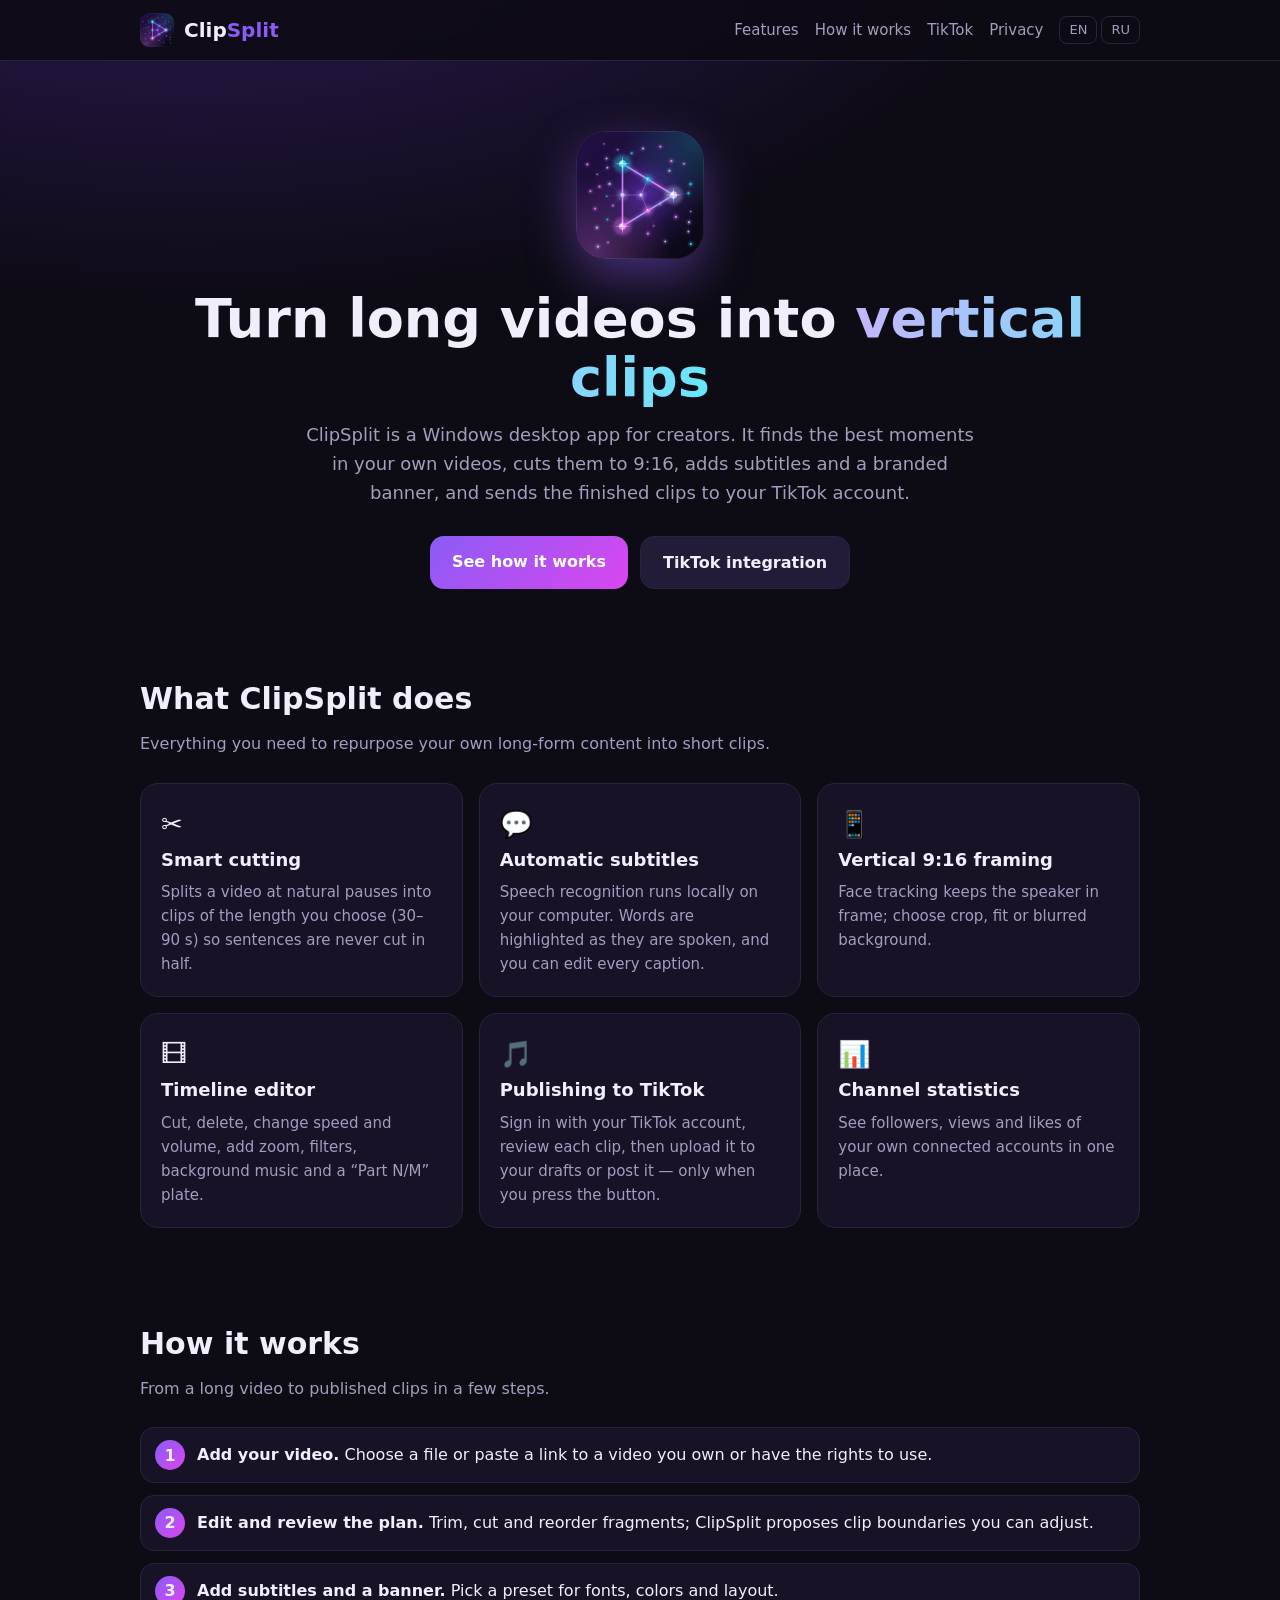
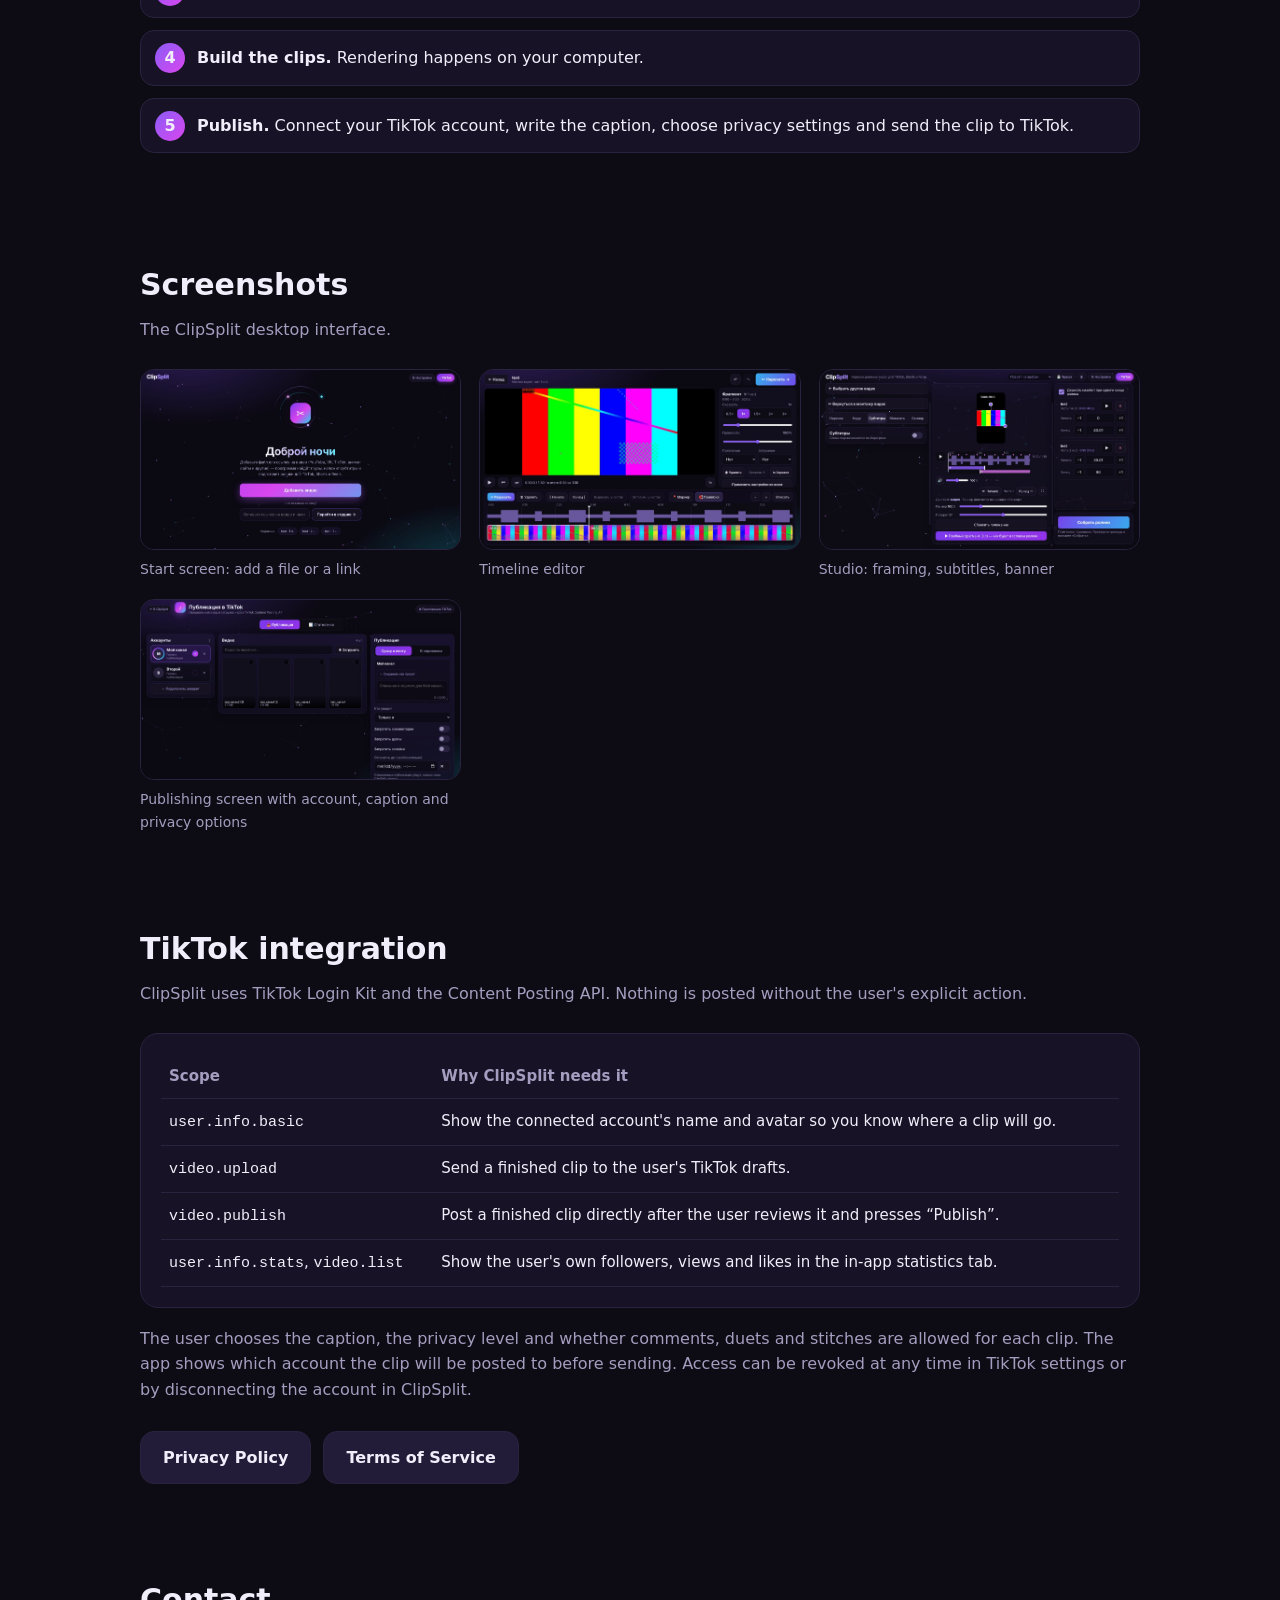
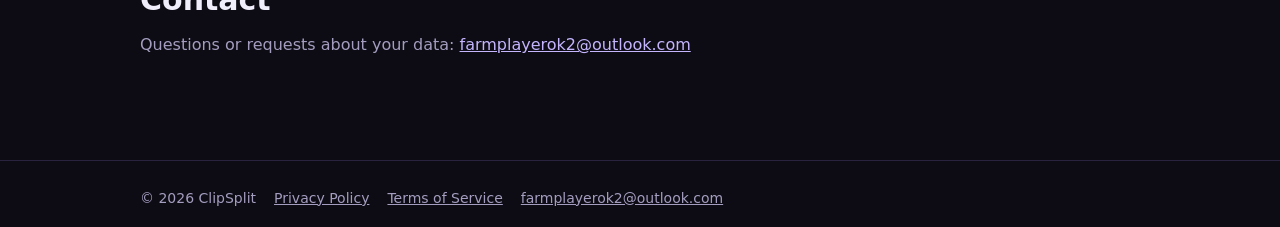
<file: index.html>
<!doctype html>
<html lang="en" data-l="en"><head><meta charset="utf-8">
<meta name="viewport" content="width=device-width,initial-scale=1">
<title>ClipSplit — turn long videos into vertical clips for TikTok</title>
<meta name="description" content="ClipSplit is a desktop app that cuts long videos into vertical clips with subtitles and publishes them to TikTok through the official Content Posting API.">
<link rel="icon" href="favicon.ico" sizes="any">
<link rel="icon" type="image/png" sizes="32x32" href="favicon-32.png">
<link rel="icon" type="image/png" sizes="192x192" href="favicon-192.png">
<link rel="apple-touch-icon" href="apple-touch-icon.png">
<meta name="theme-color" content="#0d0b14">
<meta property="og:title" content="ClipSplit — turn long videos into vertical clips for TikTok"><meta property="og:description" content="ClipSplit is a desktop app that cuts long videos into vertical clips with subtitles and publishes them to TikTok through the official Content Posting API."><meta property="og:image" content="icon-512.png">
<link rel="stylesheet" href="style.css">
<script src="lang.js"></script></head><body>
<header><div class="wrap"><a class="brand" href="./"><img src="favicon-192.png" alt="ClipSplit logo" width="34" height="34"><b class="bt">Clip<span>Split</span></b></a>
<nav><a class="h" href="./#features"><span lang="en">Features</span><span lang="ru">Возможности</span></a><a class="h" href="./#how"><span lang="en">How it works</span><span lang="ru">Как работает</span></a><a class="h" href="./#tiktok">TikTok</a><a class="h" href="privacy.html"><span lang="en">Privacy</span><span lang="ru">Конфиденциальность</span></a><div class="lg"><button data-l="en">EN</button><button data-l="ru">RU</button></div></nav></div></header>

<main>
<div class="wrap hero">
<img class="ic" src="icon-512.png" alt="ClipSplit app icon" width="128" height="128">
<h1><span lang="en">Turn long videos into <em>vertical clips</em></span><span lang="ru">Превращайте длинные видео в <em>вертикальные ролики</em></span></h1>
<p class="lead"><span lang="en">ClipSplit is a Windows desktop app for creators. It finds the best moments in your own videos, cuts them to 9:16, adds subtitles and a branded banner, and sends the finished clips to your TikTok account.</span><span lang="ru">ClipSplit — программа для Windows для авторов видео. Она находит лучшие моменты в ваших видео, нарезает их в формате 9:16, добавляет субтитры и баннер и отправляет готовые ролики в ваш аккаунт TikTok.</span></p>
<div class="btns"><a class="btn" href="#how"><span lang="en">See how it works</span><span lang="ru">Как это работает</span></a><a class="btn s" href="#tiktok"><span lang="en">TikTok integration</span><span lang="ru">Работа с TikTok</span></a></div>
</div>

<section id="features"><div class="wrap">
<h2><span lang="en">What ClipSplit does</span><span lang="ru">Что умеет ClipSplit</span></h2>
<p class="sub"><span lang="en">Everything you need to repurpose your own long-form content into short clips.</span><span lang="ru">Всё, чтобы превратить ваш длинный контент в короткие ролики.</span></p>
<div class="grid">
<div class="card"><div class="n">✂️</div><h3><span lang="en">Smart cutting</span><span lang="ru">Умная нарезка</span></h3><p><span lang="en">Splits a video at natural pauses into clips of the length you choose (30–90 s) so sentences are never cut in half.</span><span lang="ru">Режет видео по естественным паузам на ролики нужной длины (30–90 с), не обрывая фразы.</span></p></div>
<div class="card"><div class="n">💬</div><h3><span lang="en">Automatic subtitles</span><span lang="ru">Автоматические субтитры</span></h3><p><span lang="en">Speech recognition runs locally on your computer. Words are highlighted as they are spoken, and you can edit every caption.</span><span lang="ru">Распознавание речи работает на вашем компьютере. Слова подсвечиваются по мере речи, каждую подпись можно править.</span></p></div>
<div class="card"><div class="n">📱</div><h3><span lang="en">Vertical 9:16 framing</span><span lang="ru">Вертикальный кадр 9:16</span></h3><p><span lang="en">Face tracking keeps the speaker in frame; choose crop, fit or blurred background.</span><span lang="ru">Слежение за лицом держит говорящего в кадре; обрезка, вписывание или размытый фон.</span></p></div>
<div class="card"><div class="n">🎞</div><h3><span lang="en">Timeline editor</span><span lang="ru">Монтаж на таймлайне</span></h3><p><span lang="en">Cut, delete, change speed and volume, add zoom, filters, background music and a “Part N/M” plate.</span><span lang="ru">Разрезание, удаление, скорость и громкость, зум, фильтры, фоновая музыка и плашка «Часть N/M».</span></p></div>
<div class="card"><div class="n">🎵</div><h3><span lang="en">Publishing to TikTok</span><span lang="ru">Публикация в TikTok</span></h3><p><span lang="en">Sign in with your TikTok account, review each clip, then upload it to your drafts or post it — only when you press the button.</span><span lang="ru">Войдите через аккаунт TikTok, проверьте каждый ролик и отправьте в черновики или опубликуйте — только по вашей кнопке.</span></p></div>
<div class="card"><div class="n">📊</div><h3><span lang="en">Channel statistics</span><span lang="ru">Статистика канала</span></h3><p><span lang="en">See followers, views and likes of your own connected accounts in one place.</span><span lang="ru">Подписчики, просмотры и лайки ваших подключённых аккаунтов в одном месте.</span></p></div>
</div></div></section>

<section id="how"><div class="wrap">
<h2><span lang="en">How it works</span><span lang="ru">Как это работает</span></h2>
<p class="sub"><span lang="en">From a long video to published clips in a few steps.</span><span lang="ru">От длинного видео до опубликованных роликов за несколько шагов.</span></p>
<ol class="steps">
<li><span lang="en"><b>Add your video.</b> Choose a file or paste a link to a video you own or have the rights to use.</span><span lang="ru"><b>Добавьте видео.</b> Выберите файл или вставьте ссылку на видео, на которое у вас есть права.</span></li>
<li><span lang="en"><b>Edit and review the plan.</b> Trim, cut and reorder fragments; ClipSplit proposes clip boundaries you can adjust.</span><span lang="ru"><b>Смонтируйте и проверьте план.</b> Обрежьте и порежьте фрагменты; ClipSplit предлагает границы роликов, их можно поправить.</span></li>
<li><span lang="en"><b>Add subtitles and a banner.</b> Pick a preset for fonts, colors and layout.</span><span lang="ru"><b>Добавьте субтитры и баннер.</b> Выберите пресет шрифтов, цветов и расположения.</span></li>
<li><span lang="en"><b>Build the clips.</b> Rendering happens on your computer.</span><span lang="ru"><b>Соберите ролики.</b> Рендер идёт на вашем компьютере.</span></li>
<li><span lang="en"><b>Publish.</b> Connect your TikTok account, write the caption, choose privacy settings and send the clip to TikTok.</span><span lang="ru"><b>Опубликуйте.</b> Подключите аккаунт TikTok, напишите описание, выберите приватность и отправьте ролик.</span></li>
</ol></div></section>

<section id="screens"><div class="wrap">
<h2><span lang="en">Screenshots</span><span lang="ru">Скриншоты</span></h2><p class="sub"><span lang="en">The ClipSplit desktop interface.</span><span lang="ru">Интерфейс ClipSplit на компьютере.</span></p>
<div class="shots">
<figure><img loading="lazy" src="img/home.jpg" alt="ClipSplit start screen"><figcaption><span lang="en">Start screen: add a file or a link</span><span lang="ru">Стартовый экран: файл или ссылка</span></figcaption></figure>
<figure><img loading="lazy" src="img/montage.jpg" alt="ClipSplit timeline editor"><figcaption><span lang="en">Timeline editor</span><span lang="ru">Монтаж на таймлайне</span></figcaption></figure>
<figure><img loading="lazy" src="img/studio.jpg" alt="ClipSplit studio with subtitles and framing"><figcaption><span lang="en">Studio: framing, subtitles, banner</span><span lang="ru">Студия: кадр, субтитры, баннер</span></figcaption></figure>
<figure><img loading="lazy" src="img/tiktok.jpg" alt="ClipSplit TikTok publishing screen"><figcaption><span lang="en">Publishing screen with account, caption and privacy options</span><span lang="ru">Экран публикации: аккаунт, описание, приватность</span></figcaption></figure>
</div></div></section>

<section id="tiktok"><div class="wrap">
<h2><span lang="en">TikTok integration</span><span lang="ru">Интеграция с TikTok</span></h2>
<p class="sub"><span lang="en">ClipSplit uses TikTok Login Kit and the Content Posting API. Nothing is posted without the user's explicit action.</span><span lang="ru">ClipSplit использует TikTok Login Kit и Content Posting API. Ничего не публикуется без явного действия пользователя.</span></p>
<div class="card"><table>
<tr><th>Scope</th><th><span lang="en">Why ClipSplit needs it</span><span lang="ru">Зачем нужен</span></th></tr>
<tr><td><code>user.info.basic</code></td><td><span lang="en">Show the connected account's name and avatar so you know where a clip will go.</span><span lang="ru">Показать имя и аватар подключённого аккаунта, чтобы было видно, куда уйдёт ролик.</span></td></tr>
<tr><td><code>video.upload</code></td><td><span lang="en">Send a finished clip to the user's TikTok drafts.</span><span lang="ru">Отправить готовый ролик в черновики TikTok пользователя.</span></td></tr>
<tr><td><code>video.publish</code></td><td><span lang="en">Post a finished clip directly after the user reviews it and presses “Publish”.</span><span lang="ru">Опубликовать готовый ролик после того, как пользователь проверил его и нажал «Опубликовать».</span></td></tr>
<tr><td><code>user.info.stats</code>, <code>video.list</code></td><td><span lang="en">Show the user's own followers, views and likes in the in-app statistics tab.</span><span lang="ru">Показать подписчиков, просмотры и лайки самого пользователя во вкладке статистики.</span></td></tr>
</table></div>
<p class="sub" style="margin-top:18px"><span lang="en">The user chooses the caption, the privacy level and whether comments, duets and stitches are allowed for each clip. The app shows which account the clip will be posted to before sending. Access can be revoked at any time in TikTok settings or by disconnecting the account in ClipSplit.</span><span lang="ru">Пользователь сам выбирает описание, приватность и разрешение комментариев, дуэтов и склеек для каждого ролика. Перед отправкой приложение показывает, в какой аккаунт уйдёт ролик. Доступ можно отозвать в настройках TikTok или отключив аккаунт в ClipSplit.</span></p>
<div class="btns" style="justify-content:flex-start"><a class="btn s" href="privacy.html"><span lang="en">Privacy Policy</span><span lang="ru">Политика конфиденциальности</span></a><a class="btn s" href="terms.html"><span lang="en">Terms of Service</span><span lang="ru">Условия использования</span></a></div>
</div></section>

<section><div class="wrap"><h2><span lang="en">Contact</span><span lang="ru">Контакты</span></h2>
<p class="sub"><span lang="en">Questions or requests about your data: </span><span lang="ru">Вопросы и запросы по данным: </span><a href="mailto:farmplayerok2@outlook.com">farmplayerok2@outlook.com</a></p></div></section>
</main><footer><div class="wrap"><span>© 2026 ClipSplit</span><a href="privacy.html"><span lang="en">Privacy Policy</span><span lang="ru">Политика конфиденциальности</span></a><a href="terms.html"><span lang="en">Terms of Service</span><span lang="ru">Условия использования</span></a><a href="mailto:farmplayerok2@outlook.com">farmplayerok2@outlook.com</a></div></footer></body></html>
</file>
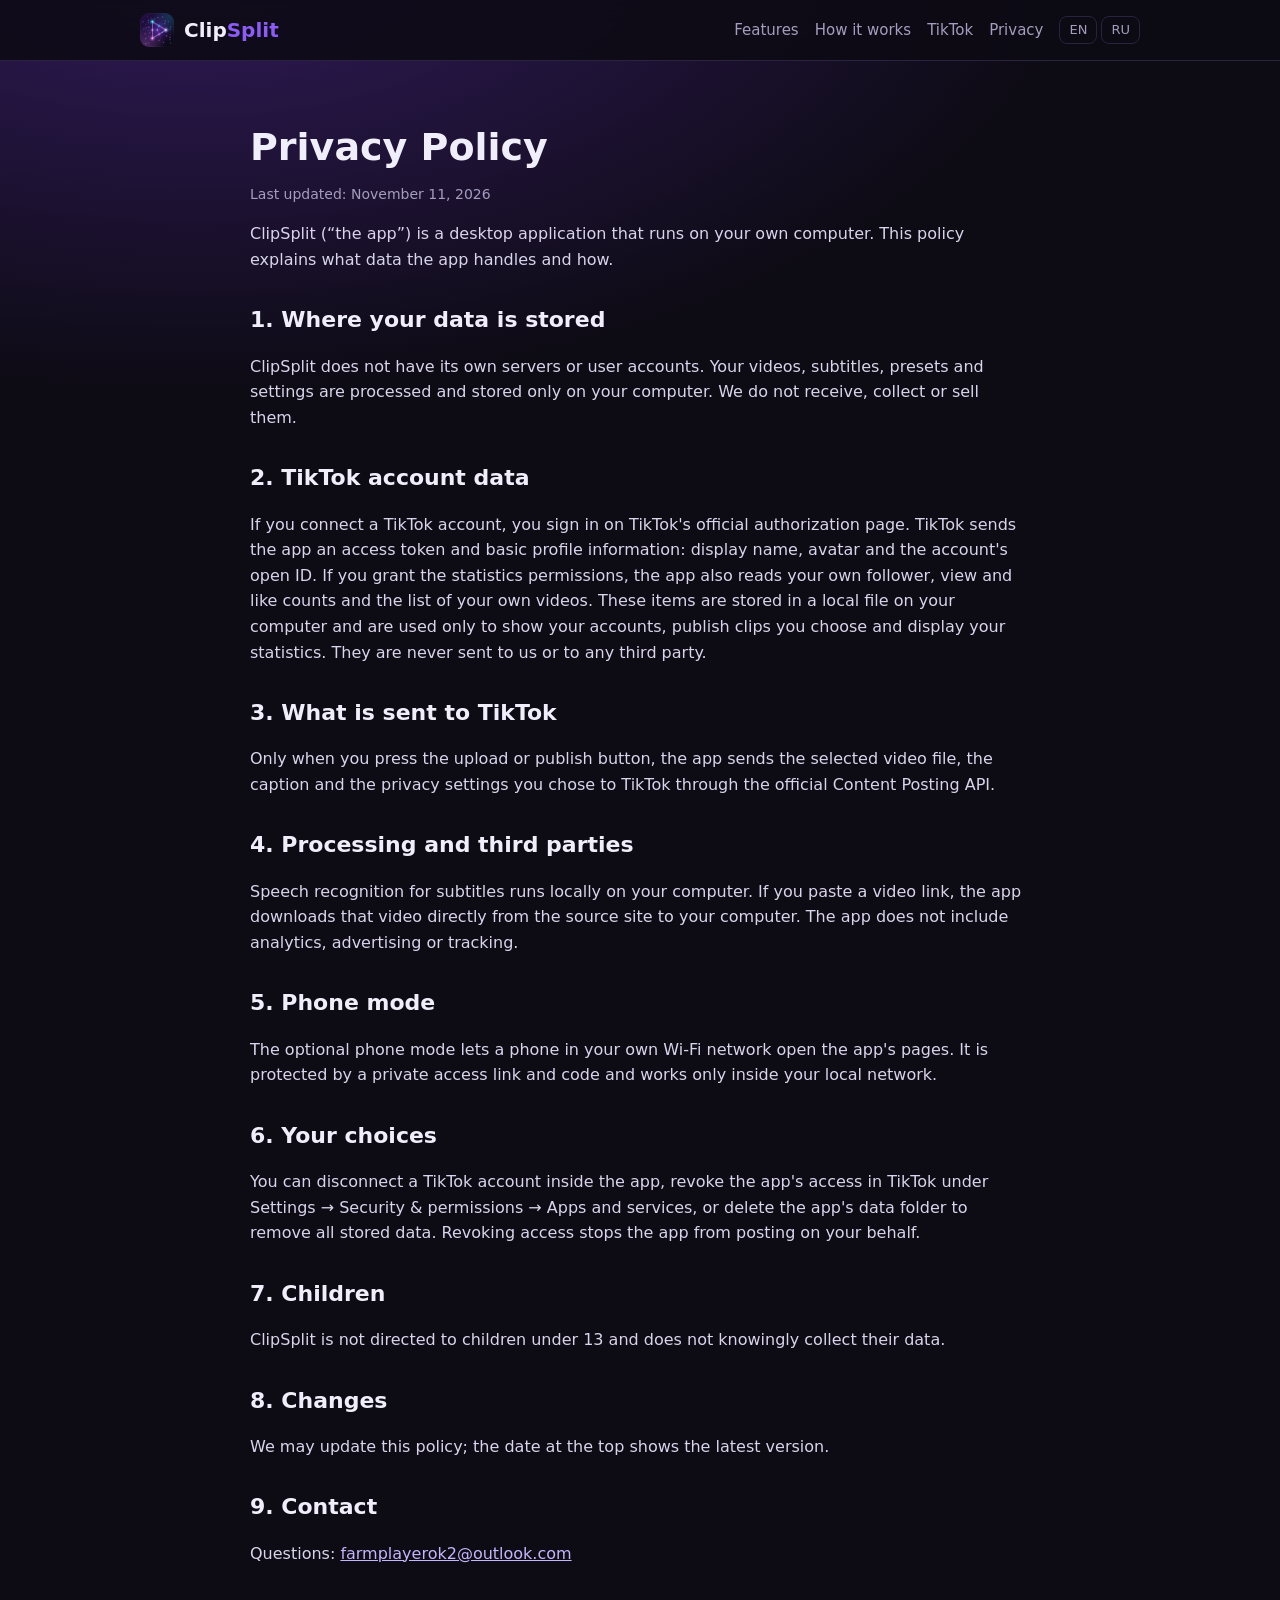
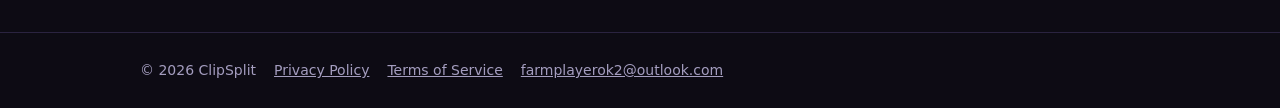
<file: privacy.html>
<!doctype html>
<html lang="en" data-l="en"><head><meta charset="utf-8">
<meta name="viewport" content="width=device-width,initial-scale=1">
<title>ClipSplit — Privacy Policy</title>
<meta name="description" content="How ClipSplit handles your data.">
<link rel="icon" href="favicon.ico" sizes="any">
<link rel="icon" type="image/png" sizes="32x32" href="favicon-32.png">
<link rel="icon" type="image/png" sizes="192x192" href="favicon-192.png">
<link rel="apple-touch-icon" href="apple-touch-icon.png">
<meta name="theme-color" content="#0d0b14">
<meta property="og:title" content="ClipSplit — Privacy Policy"><meta property="og:description" content="How ClipSplit handles your data."><meta property="og:image" content="icon-512.png">
<link rel="stylesheet" href="style.css">
<script src="lang.js"></script></head><body>
<header><div class="wrap"><a class="brand" href="./"><img src="favicon-192.png" alt="ClipSplit logo" width="34" height="34"><b class="bt">Clip<span>Split</span></b></a>
<nav><a class="h" href="./#features"><span lang="en">Features</span><span lang="ru">Возможности</span></a><a class="h" href="./#how"><span lang="en">How it works</span><span lang="ru">Как работает</span></a><a class="h" href="./#tiktok">TikTok</a><a class="h" href="privacy.html"><span lang="en">Privacy</span><span lang="ru">Конфиденциальность</span></a><div class="lg"><button data-l="en">EN</button><button data-l="ru">RU</button></div></nav></div></header>

<main class="wrap doc">
<div lang="en">
<h1>Privacy Policy</h1><p class="upd">Last updated: November 11, 2026</p>
<p>ClipSplit (“the app”) is a desktop application that runs on your own computer. This policy explains what data the app handles and how.</p>
<h2>1. Where your data is stored</h2>
<p>ClipSplit does not have its own servers or user accounts. Your videos, subtitles, presets and settings are processed and stored only on your computer. We do not receive, collect or sell them.</p>
<h2>2. TikTok account data</h2>
<p>If you connect a TikTok account, you sign in on TikTok's official authorization page. TikTok sends the app an access token and basic profile information: display name, avatar and the account's open ID. If you grant the statistics permissions, the app also reads your own follower, view and like counts and the list of your own videos. These items are stored in a local file on your computer and are used only to show your accounts, publish clips you choose and display your statistics. They are never sent to us or to any third party.</p>
<h2>3. What is sent to TikTok</h2>
<p>Only when you press the upload or publish button, the app sends the selected video file, the caption and the privacy settings you chose to TikTok through the official Content Posting API.</p>
<h2>4. Processing and third parties</h2>
<p>Speech recognition for subtitles runs locally on your computer. If you paste a video link, the app downloads that video directly from the source site to your computer. The app does not include analytics, advertising or tracking.</p>
<h2>5. Phone mode</h2>
<p>The optional phone mode lets a phone in your own Wi-Fi network open the app's pages. It is protected by a private access link and code and works only inside your local network.</p>
<h2>6. Your choices</h2>
<p>You can disconnect a TikTok account inside the app, revoke the app's access in TikTok under Settings → Security &amp; permissions → Apps and services, or delete the app's data folder to remove all stored data. Revoking access stops the app from posting on your behalf.</p>
<h2>7. Children</h2>
<p>ClipSplit is not directed to children under 13 and does not knowingly collect their data.</p>
<h2>8. Changes</h2>
<p>We may update this policy; the date at the top shows the latest version.</p>
<h2>9. Contact</h2>
<p>Questions: <a href="mailto:farmplayerok2@outlook.com">farmplayerok2@outlook.com</a></p>
</div>
<div lang="ru">
<h1>Политика конфиденциальности</h1><p class="upd">Обновлено: 11 ноября 2026</p>
<p>ClipSplit («приложение») — программа, которая работает на вашем компьютере. Здесь описано, какие данные она обрабатывает и как.</p>
<h2>1. Где хранятся данные</h2>
<p>У ClipSplit нет собственных серверов и учётных записей. Ваши видео, субтитры, пресеты и настройки обрабатываются и хранятся только на вашем компьютере. Мы их не получаем, не собираем и не продаём.</p>
<h2>2. Данные аккаунта TikTok</h2>
<p>При подключении аккаунта вы входите на официальной странице авторизации TikTok. TikTok передаёт приложению токен доступа и базовые данные профиля: имя, аватар и open ID. Если вы разрешили статистику, приложение также читает количество ваших подписчиков, просмотров, лайков и список ваших собственных видео. Эти данные хранятся в локальном файле на вашем компьютере и нужны только чтобы показывать ваши аккаунты, публиковать выбранные вами ролики и показывать статистику. Нам и третьим лицам они не передаются.</p>
<h2>3. Что отправляется в TikTok</h2>
<p>Только когда вы нажимаете кнопку загрузки или публикации, приложение отправляет в TikTok через официальный Content Posting API выбранный видеофайл, описание и выбранные вами настройки приватности.</p>
<h2>4. Обработка и третьи стороны</h2>
<p>Распознавание речи для субтитров работает на вашем компьютере. Если вы вставили ссылку на видео, приложение скачивает его напрямую с сайта-источника на ваш компьютер. В приложении нет аналитики, рекламы и трекеров.</p>
<h2>5. Режим телефона</h2>
<p>Необязательный режим телефона позволяет открыть страницы приложения с телефона в вашей Wi-Fi сети. Он защищён личной ссылкой и кодом доступа и работает только внутри локальной сети.</p>
<h2>6. Ваши возможности</h2>
<p>Вы можете отключить аккаунт TikTok в приложении, отозвать доступ в TikTok (Настройки → Безопасность и разрешения → Приложения и сервисы) или удалить папку данных приложения, чтобы стереть всё сохранённое. После отзыва доступа приложение не сможет публиковать от вашего имени.</p>
<h2>7. Дети</h2>
<p>ClipSplit не предназначен для детей младше 13 лет и сознательно не собирает их данные.</p>
<h2>8. Изменения</h2>
<p>Мы можем обновлять эту политику; дата вверху показывает актуальную версию.</p>
<h2>9. Контакты</h2>
<p>Вопросы: <a href="mailto:farmplayerok2@outlook.com">farmplayerok2@outlook.com</a></p>
</div></main><footer><div class="wrap"><span>© 2026 ClipSplit</span><a href="privacy.html"><span lang="en">Privacy Policy</span><span lang="ru">Политика конфиденциальности</span></a><a href="terms.html"><span lang="en">Terms of Service</span><span lang="ru">Условия использования</span></a><a href="mailto:farmplayerok2@outlook.com">farmplayerok2@outlook.com</a></div></footer></body></html>
</file>
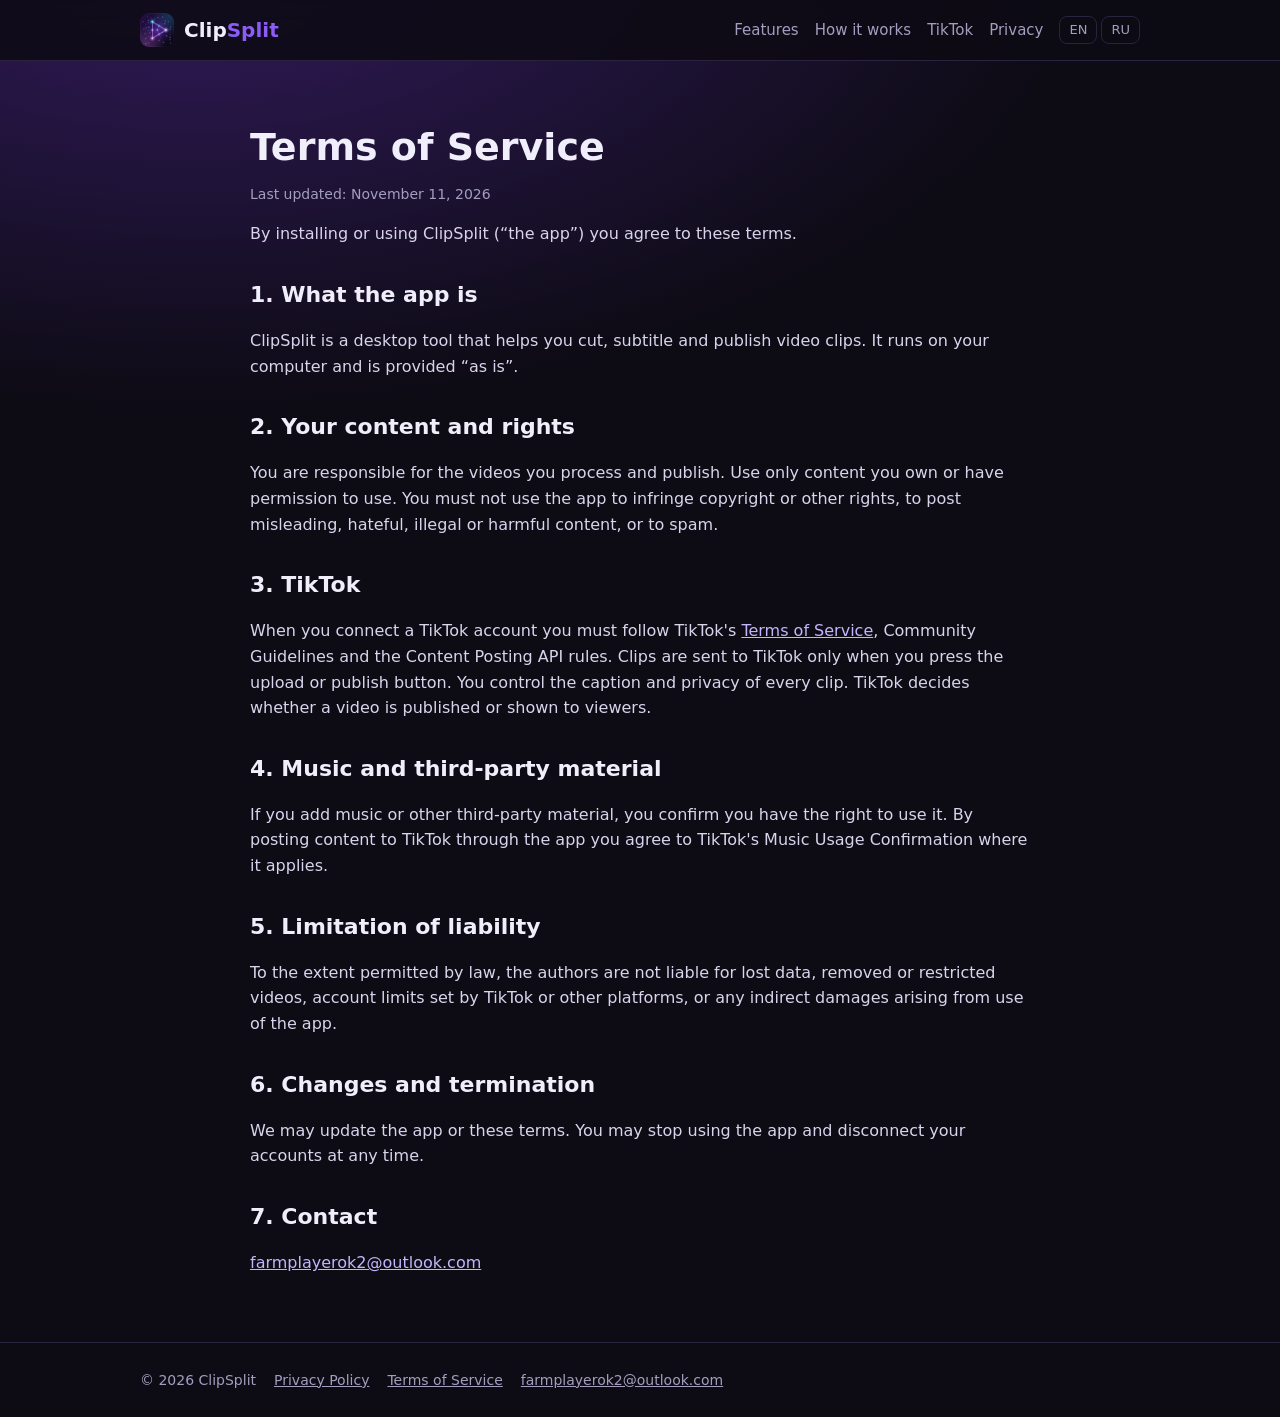
<file: terms.html>
<!doctype html>
<html lang="en" data-l="en"><head><meta charset="utf-8">
<meta name="viewport" content="width=device-width,initial-scale=1">
<title>ClipSplit — Terms of Service</title>
<meta name="description" content="Terms of use for ClipSplit.">
<link rel="icon" href="favicon.ico" sizes="any">
<link rel="icon" type="image/png" sizes="32x32" href="favicon-32.png">
<link rel="icon" type="image/png" sizes="192x192" href="favicon-192.png">
<link rel="apple-touch-icon" href="apple-touch-icon.png">
<meta name="theme-color" content="#0d0b14">
<meta property="og:title" content="ClipSplit — Terms of Service"><meta property="og:description" content="Terms of use for ClipSplit."><meta property="og:image" content="icon-512.png">
<link rel="stylesheet" href="style.css">
<script src="lang.js"></script></head><body>
<header><div class="wrap"><a class="brand" href="./"><img src="favicon-192.png" alt="ClipSplit logo" width="34" height="34"><b class="bt">Clip<span>Split</span></b></a>
<nav><a class="h" href="./#features"><span lang="en">Features</span><span lang="ru">Возможности</span></a><a class="h" href="./#how"><span lang="en">How it works</span><span lang="ru">Как работает</span></a><a class="h" href="./#tiktok">TikTok</a><a class="h" href="privacy.html"><span lang="en">Privacy</span><span lang="ru">Конфиденциальность</span></a><div class="lg"><button data-l="en">EN</button><button data-l="ru">RU</button></div></nav></div></header>

<main class="wrap doc">
<div lang="en">
<h1>Terms of Service</h1><p class="upd">Last updated: November 11, 2026</p>
<p>By installing or using ClipSplit (“the app”) you agree to these terms.</p>
<h2>1. What the app is</h2>
<p>ClipSplit is a desktop tool that helps you cut, subtitle and publish video clips. It runs on your computer and is provided “as is”.</p>
<h2>2. Your content and rights</h2>
<p>You are responsible for the videos you process and publish. Use only content you own or have permission to use. You must not use the app to infringe copyright or other rights, to post misleading, hateful, illegal or harmful content, or to spam.</p>
<h2>3. TikTok</h2>
<p>When you connect a TikTok account you must follow TikTok's <a href="https://www.tiktok.com/legal/page/global/terms-of-service/en" rel="noopener">Terms of Service</a>, Community Guidelines and the Content Posting API rules. Clips are sent to TikTok only when you press the upload or publish button. You control the caption and privacy of every clip. TikTok decides whether a video is published or shown to viewers.</p>
<h2>4. Music and third-party material</h2>
<p>If you add music or other third-party material, you confirm you have the right to use it. By posting content to TikTok through the app you agree to TikTok's Music Usage Confirmation where it applies.</p>
<h2>5. Limitation of liability</h2>
<p>To the extent permitted by law, the authors are not liable for lost data, removed or restricted videos, account limits set by TikTok or other platforms, or any indirect damages arising from use of the app.</p>
<h2>6. Changes and termination</h2>
<p>We may update the app or these terms. You may stop using the app and disconnect your accounts at any time.</p>
<h2>7. Contact</h2>
<p><a href="mailto:farmplayerok2@outlook.com">farmplayerok2@outlook.com</a></p>
</div>
<div lang="ru">
<h1>Условия использования</h1><p class="upd">Обновлено: 11 ноября 2026</p>
<p>Устанавливая или используя ClipSplit («приложение»), вы принимаете эти условия.</p>
<h2>1. Что это за приложение</h2>
<p>ClipSplit — программа для компьютера, которая помогает нарезать, снабжать субтитрами и публиковать видеоролики. Она работает на вашем компьютере и предоставляется «как есть».</p>
<h2>2. Ваш контент и права</h2>
<p>Вы отвечаете за видео, которые обрабатываете и публикуете. Используйте только материалы, на которые у вас есть права или разрешение. Нельзя использовать приложение для нарушения авторских и иных прав, публикации вводящего в заблуждение, оскорбительного, незаконного или вредного контента и для спама.</p>
<h2>3. TikTok</h2>
<p>При подключении аккаунта TikTok вы обязаны соблюдать <a href="https://www.tiktok.com/legal/page/global/terms-of-service/en" rel="noopener">Условия использования</a> TikTok, Правила сообщества и правила Content Posting API. Ролики отправляются в TikTok только когда вы нажимаете кнопку загрузки или публикации. Описание и приватность каждого ролика выбираете вы. Решение о публикации и показе зрителям принимает TikTok.</p>
<h2>4. Музыка и материалы третьих лиц</h2>
<p>Добавляя музыку или чужие материалы, вы подтверждаете, что имеете право их использовать. Публикуя контент в TikTok через приложение, вы соглашаетесь с подтверждением использования музыки TikTok, если оно применимо.</p>
<h2>5. Ограничение ответственности</h2>
<p>В пределах, допустимых законом, авторы не отвечают за потерю данных, удалённые или ограниченные видео, ограничения аккаунтов со стороны TikTok и других платформ и косвенный ущерб от использования приложения.</p>
<h2>6. Изменения и прекращение</h2>
<p>Мы можем обновлять приложение и эти условия. Вы можете в любой момент перестать пользоваться приложением и отключить аккаунты.</p>
<h2>7. Контакты</h2>
<p><a href="mailto:farmplayerok2@outlook.com">farmplayerok2@outlook.com</a></p>
</div></main><footer><div class="wrap"><span>© 2026 ClipSplit</span><a href="privacy.html"><span lang="en">Privacy Policy</span><span lang="ru">Политика конфиденциальности</span></a><a href="terms.html"><span lang="en">Terms of Service</span><span lang="ru">Условия использования</span></a><a href="mailto:farmplayerok2@outlook.com">farmplayerok2@outlook.com</a></div></footer></body></html>
</file>
<file: style.css>
:root{--bg:#0d0b14;--card:#171225;--line:#2a2340;--tx:#f1eefb;--mu:#a49dbf;--ac:#8b5cf6;--ac2:#d946ef}
*{box-sizing:border-box}
html{scroll-behavior:smooth}
body{margin:0;background:radial-gradient(900px 480px at 15% -5%,rgba(124,58,237,.35),transparent),var(--bg);color:var(--tx);font:16px/1.6 system-ui,-apple-system,"Segoe UI",Roboto,sans-serif}
a{color:#c4b5fd}
.wrap{max-width:1040px;margin:0 auto;padding:0 20px}
header{position:sticky;top:0;z-index:10;background:rgba(13,11,20,.88);backdrop-filter:blur(10px);border-bottom:1px solid var(--line)}
header .wrap{display:flex;align-items:center;gap:18px;height:60px}
.brand{display:flex;align-items:center;gap:10px;color:var(--tx);text-decoration:none;font-weight:800;font-size:20px}
.brand img{width:34px;height:34px;border-radius:9px}.brand .bt{font-weight:800}.brand .bt span{color:var(--ac)}
nav{margin-left:auto;display:flex;gap:16px;align-items:center;font-size:15px}
nav a{color:var(--mu);text-decoration:none}nav a:hover{color:var(--tx)}
.lg{display:flex;gap:4px}.lg button{font:inherit;font-size:13px;color:var(--mu);background:none;border:1px solid var(--line);border-radius:8px;padding:3px 9px;cursor:pointer}.lg button.on{color:#fff;background:var(--ac);border-color:var(--ac)}
html[data-l=en] [lang=ru],html[data-l=ru] [lang=en]{display:none!important}
.hero{padding:70px 0 40px;text-align:center}
.hero img.ic{width:128px;height:128px;border-radius:30px;box-shadow:0 18px 50px rgba(139,92,246,.45)}
h1{font-size:clamp(34px,6vw,54px);line-height:1.1;margin:22px 0 14px}
h1 em{font-style:normal;background:linear-gradient(90deg,#c4b5fd,#67e8f9);-webkit-background-clip:text;background-clip:text;color:transparent}
.lead{max-width:680px;margin:0 auto;color:var(--mu);font-size:18px}
.btns{margin-top:28px;display:flex;gap:12px;justify-content:center;flex-wrap:wrap}
.btn{display:inline-block;padding:13px 22px;border-radius:14px;font-weight:700;text-decoration:none;color:#fff;background:linear-gradient(135deg,var(--ac),var(--ac2))}
.btn.s{background:#231c38;color:var(--tx);border:1px solid var(--line)}
section{padding:46px 0}
h2{font-size:30px;margin:0 0 8px}.sub{color:var(--mu);margin:0 0 26px}
.grid{display:grid;grid-template-columns:repeat(auto-fit,minmax(260px,1fr));gap:16px}
.card{background:var(--card);border:1px solid var(--line);border-radius:18px;padding:20px}
.card h3{margin:0 0 6px;font-size:18px}.card p{margin:0;color:var(--mu);font-size:15px}
.card .n{font-size:26px}
.shots{display:grid;grid-template-columns:repeat(auto-fit,minmax(300px,1fr));gap:18px}
.shots figure{margin:0}.shots img{width:100%;height:auto;border-radius:14px;border:1px solid var(--line);display:block}
.shots figcaption{color:var(--mu);font-size:14px;margin-top:8px}
.steps{counter-reset:s;display:grid;gap:12px;padding:0;list-style:none}
.steps li{counter-increment:s;background:var(--card);border:1px solid var(--line);border-radius:14px;padding:14px 16px 14px 56px;position:relative}
.steps li:before{content:counter(s);position:absolute;left:14px;top:12px;width:30px;height:30px;border-radius:50%;background:linear-gradient(135deg,var(--ac),var(--ac2));display:flex;align-items:center;justify-content:center;font-weight:800}
table{width:100%;border-collapse:collapse;font-size:15px}td,th{border-bottom:1px solid var(--line);padding:10px 8px;text-align:left;vertical-align:top}th{color:var(--mu);font-weight:600}
footer{border-top:1px solid var(--line);margin-top:30px;padding:26px 0;color:var(--mu);font-size:14px}
footer .wrap{display:flex;gap:18px;flex-wrap:wrap;align-items:center}footer a{color:var(--mu)}
.doc{padding:44px 0 20px;max-width:780px}.doc h1{font-size:38px;text-align:left}.doc h2{font-size:22px;margin-top:30px}.doc p,.doc li{color:#d9d4ec}.doc .upd{color:var(--mu);font-size:14px}
@media(max-width:640px){nav a.h{display:none}.hero{padding:44px 0 20px}}
</file>
